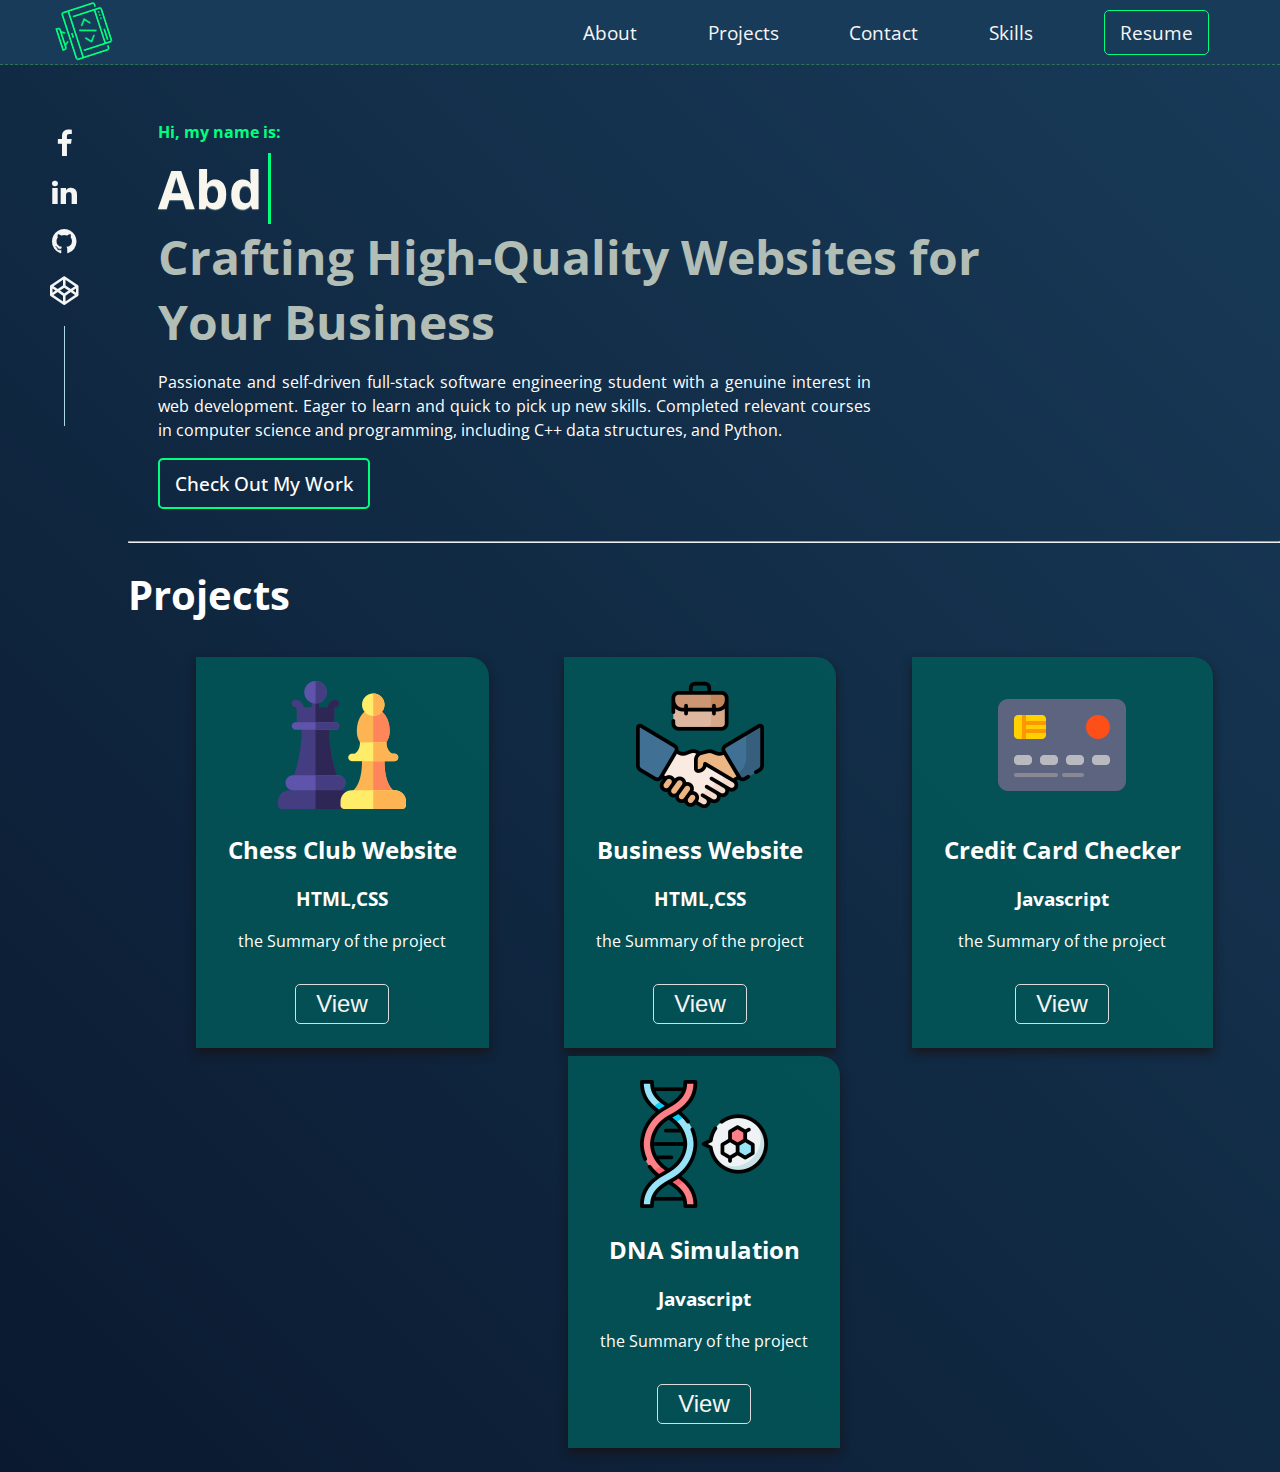
<file: index.html>
<!DOCTYPE html>
<html lang="en">
<head>
    <meta charset="UTF-8">
    <meta http-equiv="X-UA-Compatible" content="IE=edge">
    <meta name="viewport" content="width=device-width, initial-scale=1.0">
    <link href="index.css" rel="stylesheet">
    <link rel="apple-touch-icon" sizes="180x180" href="./images/apple-touch-icon.png">
    <link rel="icon" type="image/png" sizes="32x32" href="./images/favicon-32x32.png">
    <link rel="icon" type="image/png" sizes="16x16" href="./images/favicon-16x16.png">
    <link rel="manifest" href="./images/site.webmanifest">
    <link rel="preconnect" href="https://fonts.googleapis.com">
<link rel="preconnect" href="https://fonts.gstatic.com" crossorigin>
<link href="https://fonts.googleapis.com/css2?family=Open+Sans:ital,wght@0,300;0,400;0,500;0,600;0,700;0,800;1,300;1,400;1,500;1,600&display=swap" rel="stylesheet">
<link rel="stylesheet" href="https://cdnjs.cloudflare.com/ajax/libs/font-awesome/4.7.0/css/font-awesome.min.css">


    <title>Abdullah Ayyash</title>
</head>
<body>
    <header>
        <h1><a href="./" rel="home"><img id="logo-img" src="./images/logo.png" alt="Abdullah Ayyash"></a></h1>
        <nav>
            <ul>
                <li><a href="./">About</a></li>
                <li><a href="./#projects">Projects</a></li>
                <li><a href="./contact.html">Contact</a></li>
                <li><a href="#">Skills</a></li>
                <li id="resume"><a href="https://drive.google.com/uc?export=download&id=11PJZdVxPxraTDRwcPXtCoCtssnv_0xYo">Resume</a></li>
            </ul>
            
        </nav>

    </header>

    <section id="main-section">
        <aside id="aside-left">
            <ul>
                <li><a href="https://www.facebook.com/abdullahayyashthe1st" target="_blank"><i class="fa fa-facebook" style="font-size:1.8rem;"></i></a></li>
                <li><a href="https://www.linkedin.com/in/abdullah-ayyash/" target="_blank"><i class="fa fa-linkedin" style="font-size:1.8rem;"></i></a></li>
                <li><a href="https://github.com/abdullah-ayyash" target="_blank"><i class="fa fa-github" style="font-size:1.8rem;"></i></a></li>
                <li><a href="https://codepen.io/abdullahayyash" target="_blank"><i class="fa fa-codepen" style="font-size:1.8rem;"></i></a></li>
            </ul>

        </aside>

        <main>
            <section id="about">
                <h1>Hi, my name is:</h1>
                <h2 id="my-name"></h2>
                <h3>Crafting High-Quality Websites for Your Business</h3>
                <p>Passionate and self-driven full-stack software engineering student with a genuine interest in web development. Eager to learn and quick to pick up new skills. Completed relevant courses in computer science and programming, including C++ data structures, and Python.</p>
                <a href="#projects"><button>Check Out My Work</button></a>
            </section>
            <hr>
            <section id="projects">
                <h1>Projects</h1>
                <article>
                    <img src="./images/chess.png">
                    <h2>Chess Club Website</h2>
                    <h3>HTML,CSS</h3>
                    <p>the Summary of the project</p>
                    <a><button id="chess-btn">View</button></a>
                </article>

                <article>
                    <img src="./images/cooperation.png">
                    <h2>Business Website</h2>
                    <h3>HTML,CSS</h3>
                    <p>the Summary of the project</p>
                    <a><button id="business-btn">View</button></a>
                </article>

                <article>
                    <img src="./images/credit-card.png">
                    <h2>Credit Card Checker</h2>
                    <h3>Javascript</h3>
                    <p>the Summary of the project</p>
                    <a href="https://github.com/abdullah-ayyash/credit-card-checker" target="_blank"><button>View</button></a>
                </article>

                <article>
                    <img src="./images/dna.png">
                    <h2>DNA Simulation</h2>
                    <h3>Javascript</h3>
                    <p>the Summary of the project</p>
                    <a href="https://github.com/abdullah-ayyash/Pila-Aequor-Organism" target="_blank"><button>View</button></a>
                </article>
            </section>

        </main>
        
    </section>
    <section id="preview">
        <div id="preview-div">
            <img id="preview-img" style="cursor: zoom-in;">
            <h1 id="close-btn">X</h1>
        </div>
        
    </section>

    <footer>
        
    </footer>
    <script src="./index.js"></script>
</body>
</html>
</file>
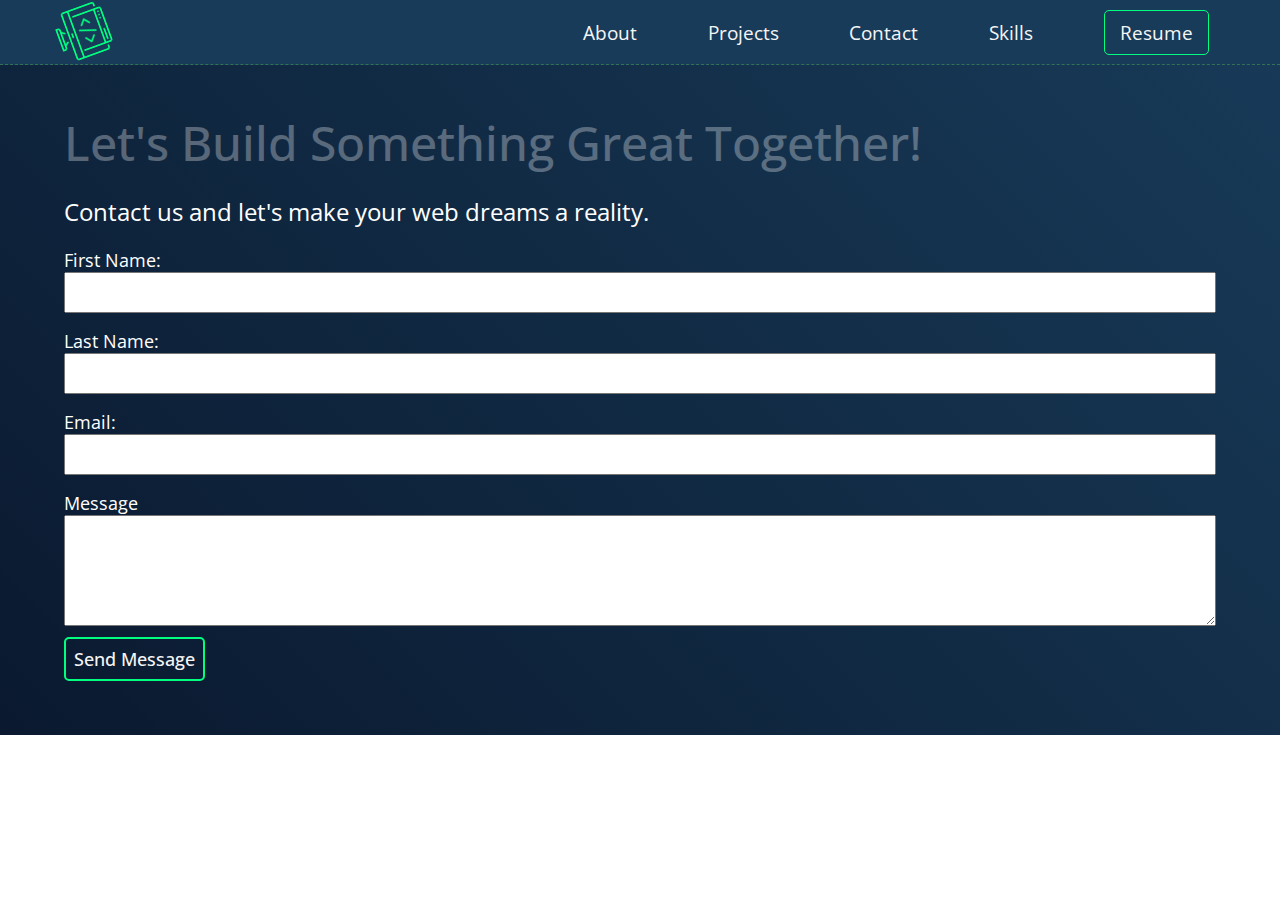
<file: contact.html>
<!DOCTYPE html>
<html lang="en">
<head>
    <meta charset="UTF-8">
    <meta http-equiv="X-UA-Compatible" content="IE=edge">
    <meta name="viewport" content="width=device-width, initial-scale=1.0">
    <link href="index.css" rel="stylesheet">
    <link rel="apple-touch-icon" sizes="180x180" href="./images/apple-touch-icon.png">
    <link rel="icon" type="image/png" sizes="32x32" href="./images/favicon-32x32.png">
    <link rel="icon" type="image/png" sizes="16x16" href="./images/favicon-16x16.png">
    <link rel="manifest" href="./images/site.webmanifest">
    <link rel="preconnect" href="https://fonts.googleapis.com">
<link rel="preconnect" href="https://fonts.gstatic.com" crossorigin>
<link href="https://fonts.googleapis.com/css2?family=Open+Sans:ital,wght@0,300;0,400;0,500;0,600;0,700;0,800;1,300;1,400;1,500;1,600&display=swap" rel="stylesheet">
<link rel="stylesheet" href="https://cdnjs.cloudflare.com/ajax/libs/font-awesome/4.7.0/css/font-awesome.min.css">


    <title>Abdullah Ayyash</title>
</head>
<body>
    <header>
        <h1><a href="./" rel="home"><img id="logo-img" src="./images/logo.png" alt="Abdullah Ayyash"></a></h1>
        <nav>
            <ul>
                <li><a href="./">About</a></li>
                <li><a href="./#projects">Projects</a></li>
                <li><a href="./contact.html">Contact</a></li>
                <li><a href="#">Skills</a></li>
                <li id="resume"><a href="https://drive.google.com/uc?export=download&id=11PJZdVxPxraTDRwcPXtCoCtssnv_0xYo">Resume</a></li>
            </ul>
            
        </nav>

    </header>

    <section id="contact-section">

        <main>
            <h1 id="contact-h1">Let's Build Something Great Together!</h1>
            <h2>Contact us and let's make your web dreams a reality.</h2>
            <form>
                <div>
                    <label for="first-name">First Name: </label>
                    <br>
                    <input type="text" id="first-name" name="fname" class="inputs-field" required>
                </div>

                <div>
                    <label for="last-name">Last Name: </label>
                    <br>
                    <input type="text" id="last-name" name="lname" class="inputs-field" required>
                </div>
                <div>
                    <label for="email">Email: </label>
                    <br>
                    <input type="email" id="email" name="email" class="inputs-field" required>
                </div>

                <div>
                    <label for="message">Message</label>
                    <br>
                    <textarea id="message" rows="7" cols="40" class="inputs-field"></textarea>
                </div>

                <!-- <div>
                    <button id="send-btn">Send Message</button>
                </div> -->

                <!-- <div>
                    <label for="send-btn"></label>
                    <input type="submit" id="send-btn" class="inputs-field">
                </div> -->

                <div>
                    <a id="send-btn" style="cursor: pointer">Send Message</a>
                </div>

                <div>
                    <h3 style="display:none" id="sucessMessage">Message was sent ✅, We'll be in touch shortly..</h3>
                </div>

            </form>

        </main>
        
    </section>


    <footer>
        
    </footer>
    <script src="./index.js"></script>
</body>
</html>
</file>
<file: index.css>
*{
    box-sizing: border-box;
}

html{
    font-size: 16px;
    font-family: 'Open Sans', sans-serif;
    margin: 0;
    padding: 0;
    scroll-behavior: smooth;
}

body{
    margin: 0;
    padding: 0;
    color: white;
    background: linear-gradient(45deg, #0a192f, #183B59);
    background-repeat: no-repeat;
    padding-bottom: 110px;
}
header{
    display: flex;
    flex-wrap: wrap;
    justify-content: space-between;
    position: fixed;
    width: 100%;
    height: 65px;
    z-index: 5;
    border-bottom: 1px dashed #327355;
    background-color: #183B59;
}
header h1{
    width: 13%;
    margin: 0;
    padding: 5px 0;
    text-align: center;
}
header h1 a img{
    width: 100%;
    height: auto;
    max-width: 54px;
}

nav{
    width: 60%;
    height: 65px;
}
nav ul{
    list-style-type: none;
    display: flex;
    flex-wrap: wrap;
    justify-content: space-evenly;
    align-items: center;
    padding: 0;
    margin: 0;
    height: 65px;
}
nav ul li{
    font-size: 1.2rem;
}

nav ul li a:hover{
    color: springgreen;
    transition: all, .5s;
}

nav ul li a{
    color: whitesmoke;
    text-decoration: none;
}
nav ul #resume{
    border: 1px solid springgreen;
    padding: 8px 15px;
    border-radius: 5px;

}
nav ul #resume:hover{
    background-color: #32735580;
    transition: all, .5s;
}

#main-section{
    position: relative;
    top: 110px;
    display: flex;
    flex-wrap: wrap;
    justify-content: space-between;
}

main{
    width: 90%;
    position: relative;
    left: 10%;
}

#aside-left{
    width: 10%;
    position: fixed;
    height: 100%;
}

#aside-left ul{
    list-style-type: none;
    text-align: center;
    margin: 0;
    padding: 0;
}

#aside-left ul::after{
    content: "";
    display: block;
    width: 1px;
    height: 100px;
    margin: 0px auto;
    background-color: lightblue;
}

#aside-left ul li{
    margin-top: 20px;
}

#aside-left ul li a{
    color: whitesmoke;
}

#aside-left ul li i{
    cursor: pointer;
}

#aside-left ul li i:hover{
    color: springgreen;
    transition: all, .5s;
}

#aside-left ul li:last-of-type{
    margin-bottom: 20px;
}


main #about{
    width: 80%;
    padding-left: 30px;
    padding-bottom: 1.5rem;
}
main #about h1{
    font-size: 1rem;
    color: springgreen;
    margin-bottom: 10px;
}
main #about h2{
    font-size: 3.3rem;
    margin: 0;
    color: #F9F6EE;
    text-shadow: 0 1px 1px #607D8B;
    display: inline-block;
    padding-right: 5px;
}
main #about h3{
    font-size: 3rem;
    margin: 0;
    color: #B2BEB5;

}
main #about p{
    line-height: 1.5;
    width: 80%;
    text-align: justify;
}
main #about button{
    font-size: 1.2rem;
    font-family: 'Open Sans', sans-serif;
    border: 2px solid springgreen;
    padding: 10px 15px;
    background: no-repeat;
    color: white;
    font-weight: 500;
    border-radius: 5px;
    cursor: pointer;
}
main #about button:hover{
    background-color: #32735580;
    transition: all, .5s;
}



main #projects{
    display: flex;
    flex-wrap: wrap;
    justify-content: space-evenly;
    padding-bottom: 1.5rem;
}

main #projects h1{
    width: 100%;
    font-size: 2.5rem;
    margin-top: 1rem;
}

main #projects article{
    background-color: #015958d5;
    text-align: center;
    padding: 1.5rem 2rem;
    box-shadow: 0px 5px 10px #1b1212c7;
    border-top-right-radius: 20px;
}

main #projects article button{
    border: 1px solid gainsboro;
    border-radius: 5px;
    background: none;
    font-size: 1.5rem;
    margin-top: 1rem;
    color: whitesmoke;
    padding: 5px 20px;
    cursor: pointer;
}

main #projects article button:hover{
    background-color: antiquewhite;
    color: #015958;
    transition: all, .5s;
}
#preview{
    display: none;
    position: absolute;
    top: 0;
    width: 100%;
    z-index: 6;
    background-color: #000000d9;

}
#preview div{
    width: 60%;
    margin: 20px auto;
}
#preview-img{
    width: 100%;
    height: auto;
}

#preview div h1{
    position: absolute;
    top: 0;
    right: 50px;
    cursor: pointer;
    font-size: 1.8rem;
    text-shadow: 0px 0px 5px black;

}


#contact-section{
    position: relative;
    top: 110px;
    display: flex;
    flex-wrap: wrap;
    justify-content: space-between;
}

#contact-section main{
    width: 90%;
    left: 0;
    margin: 0 auto;
}

#contact-section main form{
    padding-bottom: 3rem;
    display: flex;
    flex-wrap: wrap;
    flex-direction: column;
    row-gap: 1rem;
}

#contact-section main form input{
    padding: 0.5rem;
    font-size: 1.1rem;
    width: 100%;
}
#contact-section main form label{
    font-size: 1.1rem;
}

#contact-section main h1{
    font-size: 3rem;
    margin-top: 0;
    font-weight: 500;
    margin-bottom: 0.5rem;
    opacity: 0;
}

#contact-section main h2{
    font-weight: 400;
}

main form div textarea{
    width: 100%;
}
main form div button{
    padding: 0.5rem;
    font-size: 1.1rem;
    border: 2px solid springgreen;
    border-radius: 5px;
    background: none;
    color: whitesmoke;
    font-weight: 500;
    font-family: 'Open Sans', sans-serif;
    cursor: pointer;
}
main form div button:hover{
    background-color: rgba(0, 255, 128, 0.286);
    transition: all, .5s;
}


#send-btn{
    padding: 0.5rem;
    font-size: 1.1rem;
    border: 2px solid springgreen;
    border-radius: 5px;
    background: none;
    color: whitesmoke;
    font-weight: 500;
    font-family: 'Open Sans', sans-serif;
    cursor: pointer;
}
#send-btn:hover{
    background-color: rgba(0, 255, 128, 0.286);
    transition: all, .5s;
}


@media only screen and (max-width: 1600px){
    main #projects{
        row-gap: 0.5rem;
        column-gap: 0.5rem;
    }

}

@media only screen and (max-width: 1024px){
    main #about h2{
        font-size: 3rem;
    }
    main #about h3{
        font-size: 2.8rem;
    }
    main #projects{
        row-gap: 0.5rem;
        column-gap: 0.5rem;
    }

}

@media only screen and (max-width: 768px){
    main #about h2{
        font-size: 2.7rem;
    }
    main #about h3{
        font-size: 2.5rem;
    }
    main #about p{
        width: 100%;
    }
    main #about{
        width: 90%;
    }

    header h1{
        width: 10%;
        padding: 7px 0px;
    }
    nav {
        width: 85%;
    }
    nav ul li {
        font-size: 1rem;
    }
    main #projects{
        row-gap: 1rem;
        column-gap: 0.5rem;
    }
    main #projects h1{
        text-align: center;
    }

}

@media only screen and (max-width: 650px){
    main #about h2{
        font-size: 2.5rem;
    }
    main #about h3{
        font-size: 2.3rem;
    }
    #aside-left{
        display: flex;
        flex-wrap: wrap;
        justify-content: end;
    }
    main #projects article{
        width: 80%;
    }

}

@media only screen and (max-width: 480px){

}
</file>
